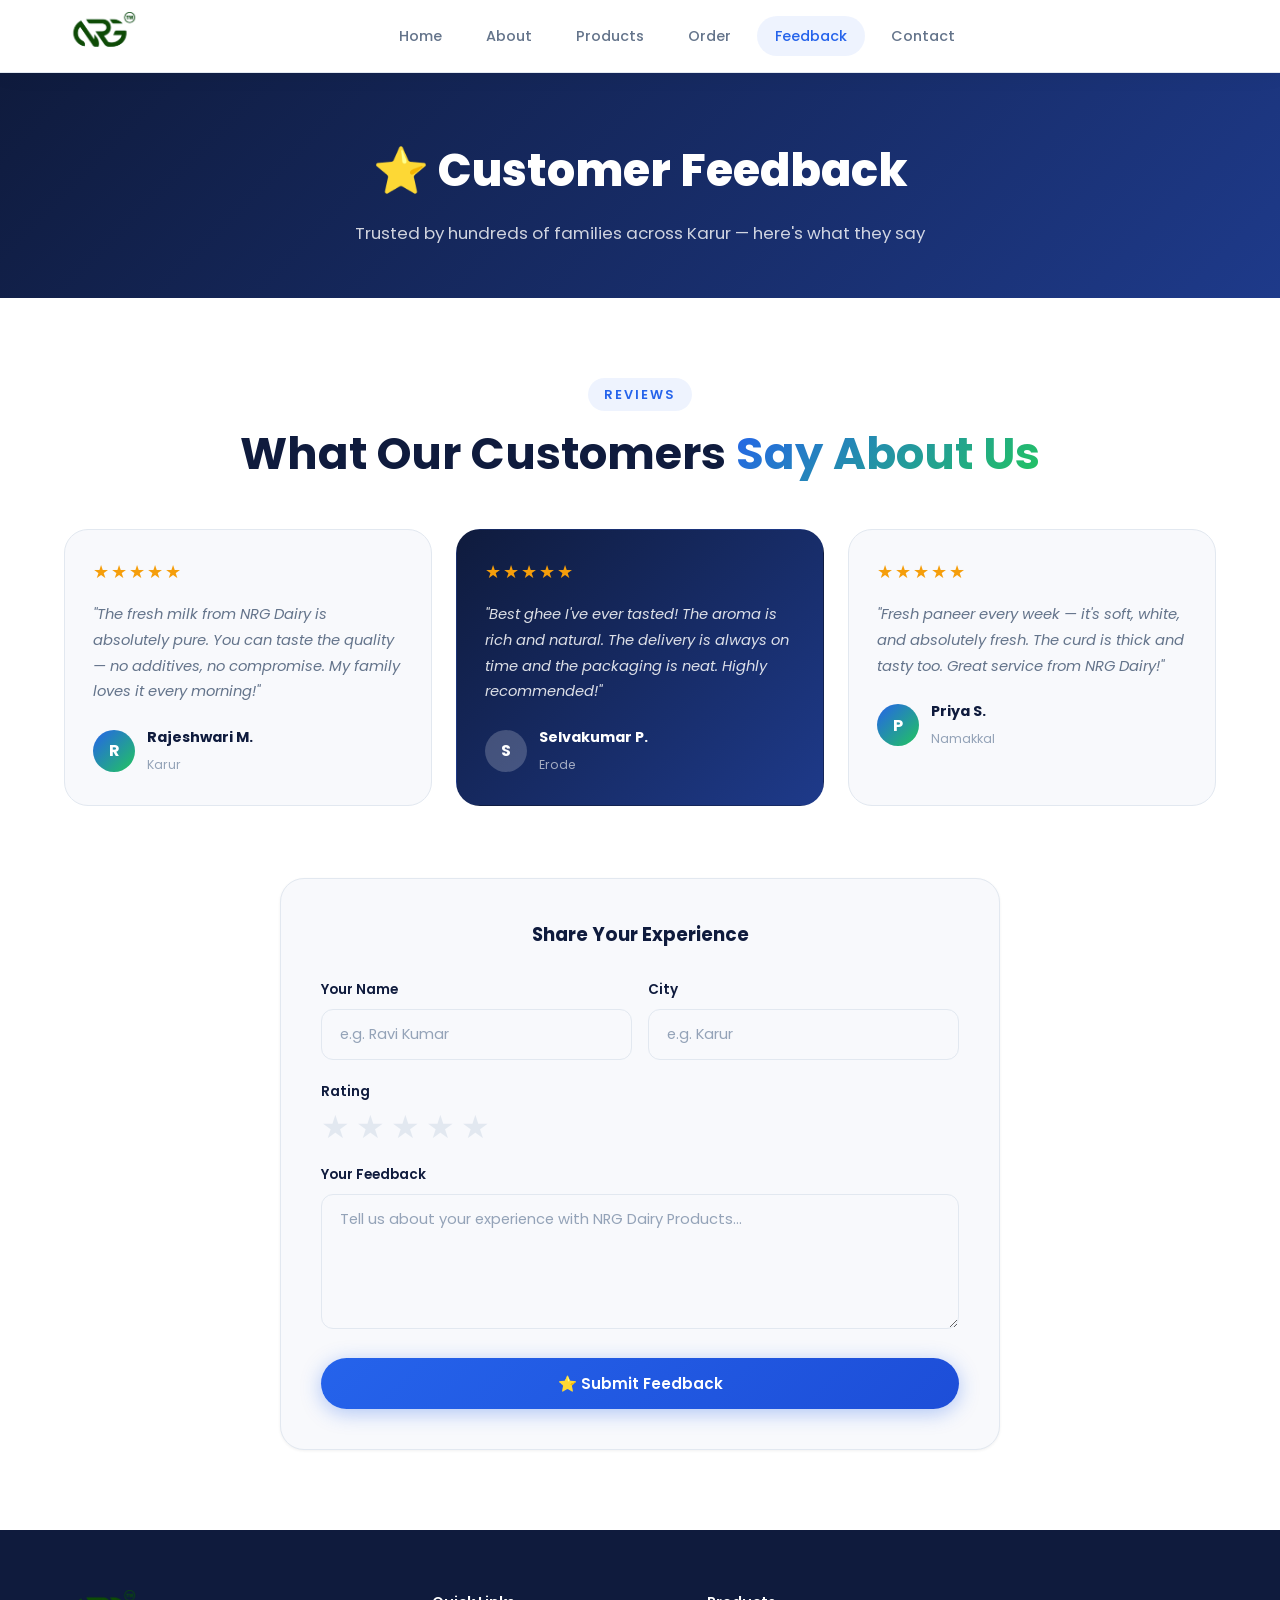
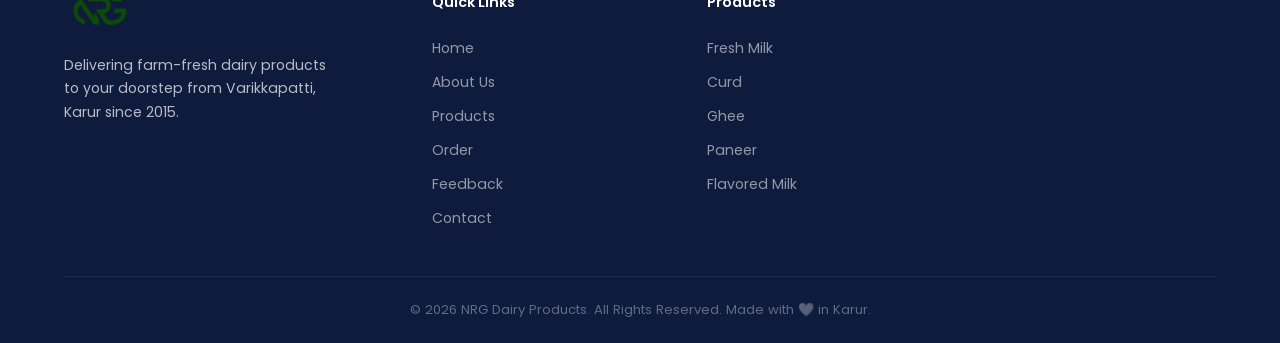
<file: feedback.html>
<!DOCTYPE html>
<html lang="en">

<head>
    <meta charset="UTF-8">
    <meta name="viewport" content="width=device-width, initial-scale=1.0">
    <title>Customer Feedback | NRG Dairy Products</title>
    <meta name="description"
        content="Read customer reviews and share your experience with NRG Dairy Products — Karur's most trusted dairy retailer.">
    <link rel="preconnect" href="https://fonts.googleapis.com">
    <link href="https://fonts.googleapis.com/css2?family=Poppins:wght@300;400;500;600;700;800&display=swap"
        rel="stylesheet">
    <link rel="stylesheet" href="css/style.css">
    <style>
        .page-hero {
            background: linear-gradient(135deg, var(--navy) 0%, #1e3a8a 100%);
            padding: 60px 0 50px;
            text-align: center;
            color: var(--white);
        }

        .page-hero h1 {
            font-size: clamp(1.8rem, 4vw, 2.8rem);
            font-weight: 800;
            margin-bottom: 10px;
        }

        .page-hero p {
            color: rgba(255, 255, 255, 0.8);
            font-size: 1.05rem;
        }

        .feedback-page-wrap {
            padding: 80px 0;
            background: var(--white);
        }
    </style>
</head>

<body>
    <!-- ════════════════ NAVBAR ════════════════ -->
    <header class="navbar" id="navbar">
        <div class="nav-container">
            <a href="index.html" class="nav-logo">
                <img src="image/logo2.png" alt="NRG Dairy Products" class="nav-logo-img">
            </a>
            <nav class="nav-menu" id="navMenu">
                <a href="index.html#home" class="nav-link">Home</a>
                <a href="index.html#about" class="nav-link">About</a>
                <a href="index.html#products" class="nav-link">Products</a>
                <a href="order.html" class="nav-link">Order</a>
                <a href="feedback.html" class="nav-link active">Feedback</a>
                <a href="index.html#contact" class="nav-link">Contact</a>
            </nav>
            <div class="nav-actions">
                <button class="hamburger" id="hamburger" aria-label="Toggle menu">
                    <span></span><span></span><span></span>
                </button>
            </div>
        </div>
    </header>

    <!-- Page Hero -->
    <div class="page-hero">
        <h1>⭐ Customer Feedback</h1>
        <p>Trusted by hundreds of families across Karur — here's what they say</p>
    </div>

    <!-- Feedback Section -->
    <div class="feedback-page-wrap">
        <div class="container">

            <!-- Testimonials -->
            <div class="section-header" style="margin-bottom: 48px;">
                <span class="section-tag">Reviews</span>
                <h2 class="section-title">What Our Customers <span class="highlight">Say About Us</span></h2>
            </div>
            <div class="testimonials-grid" style="margin-bottom: 72px;">
                <div class="testimonial-card">
                    <div class="testimonial-stars">★★★★★</div>
                    <p class="testimonial-text">"The fresh milk from NRG Dairy is absolutely pure. You can taste the
                        quality — no additives, no compromise. My family loves it every morning!"</p>
                    <div class="testimonial-author">
                        <div class="author-avatar">R</div>
                        <div>
                            <strong>Rajeshwari M.</strong>
                            <span>Karur</span>
                        </div>
                    </div>
                </div>
                <div class="testimonial-card featured">
                    <div class="testimonial-stars">★★★★★</div>
                    <p class="testimonial-text">"Best ghee I've ever tasted! The aroma is rich and natural. The delivery
                        is always on time and the packaging is neat. Highly recommended!"</p>
                    <div class="testimonial-author">
                        <div class="author-avatar">S</div>
                        <div>
                            <strong>Selvakumar P.</strong>
                            <span>Erode</span>
                        </div>
                    </div>
                </div>
                <div class="testimonial-card">
                    <div class="testimonial-stars">★★★★★</div>
                    <p class="testimonial-text">"Fresh paneer every week — it's soft, white, and absolutely fresh. The
                        curd is thick and tasty too. Great service from NRG Dairy!"</p>
                    <div class="testimonial-author">
                        <div class="author-avatar">P</div>
                        <div>
                            <strong>Priya S.</strong>
                            <span>Namakkal</span>
                        </div>
                    </div>
                </div>
            </div>

            <!-- Leave Feedback Form -->
            <div class="feedback-form-wrap">
                <h3 class="order-sub-title" style="text-align:center; margin-bottom: 28px;">Share Your Experience</h3>
                <form class="feedback-form" id="feedbackForm">
                    <div class="form-row">
                        <div class="form-group">
                            <label for="fbName">Your Name</label>
                            <input type="text" id="fbName" placeholder="e.g. Ravi Kumar" required>
                        </div>
                        <div class="form-group">
                            <label for="fbCity">City</label>
                            <input type="text" id="fbCity" placeholder="e.g. Karur">
                        </div>
                    </div>
                    <div class="form-group">
                        <label>Rating</label>
                        <div class="star-rating" id="starRating">
                            <span class="star" data-val="1">★</span>
                            <span class="star" data-val="2">★</span>
                            <span class="star" data-val="3">★</span>
                            <span class="star" data-val="4">★</span>
                            <span class="star" data-val="5">★</span>
                        </div>
                        <input type="hidden" id="fbRating" value="0">
                    </div>
                    <div class="form-group">
                        <label for="fbMessage">Your Feedback</label>
                        <textarea id="fbMessage" rows="5"
                            placeholder="Tell us about your experience with NRG Dairy Products…" required></textarea>
                    </div>
                    <button type="submit" class="btn btn-primary btn-full">
                        ⭐ Submit Feedback
                    </button>
                    <div class="form-success" id="feedbackSuccess">
                        <svg width="18" height="18" viewBox="0 0 24 24" fill="none" stroke="currentColor"
                            stroke-width="2.5">
                            <polyline points="20 6 9 17 4 12" />
                        </svg>
                        Thank you! Your feedback has been received.
                    </div>
                </form>
            </div>
        </div>
    </div>

    <!-- Footer -->
    <footer class="footer">
        <div class="container">
            <div class="footer-grid">
                <div class="footer-brand">
                    <a href="index.html" class="nav-logo">
                        <img src="image/logo2.png" alt="NRG Dairy Products" class="nav-logo-img">
                    </a>
                    <p>Delivering farm-fresh dairy products to your doorstep from Varikkapatti, Karur since 2015.</p>
                </div>
                <div class="footer-links">
                    <h4>Quick Links</h4>
                    <a href="index.html">Home</a>
                    <a href="index.html#about">About Us</a>
                    <a href="index.html#products">Products</a>
                    <a href="order.html">Order</a>
                    <a href="feedback.html">Feedback</a>
                    <a href="index.html#contact">Contact</a>
                </div>
                <div class="footer-links">
                    <h4>Products</h4>
                    <a href="index.html#products">Fresh Milk</a>
                    <a href="index.html#products">Curd</a>
                    <a href="index.html#products">Ghee</a>
                    <a href="index.html#products">Paneer</a>
                    <a href="index.html#products">Flavored Milk</a>
                </div>
            </div>
            <div class="footer-bottom">
                <p>&copy; 2026 NRG Dairy Products. All Rights Reserved. Made with 🤍 in Karur.</p>
            </div>
        </div>
    </footer>

    <script>
        // Navbar scroll + offset
        var navbar = document.getElementById('navbar');
        function setNavbarOffset() { document.body.style.paddingTop = navbar.offsetHeight + 'px'; }
        setNavbarOffset();
        window.addEventListener('resize', setNavbarOffset);
        window.addEventListener('scroll', function () {
            navbar.classList.toggle('scrolled', window.scrollY > 80);
        });

        // Star rating
        var stars = document.querySelectorAll('.star');
        var ratingInput = document.getElementById('fbRating');
        stars.forEach(function (star) {
            star.addEventListener('click', function () {
                var val = parseInt(this.getAttribute('data-val'));
                ratingInput.value = val;
                stars.forEach(function (s, i) {
                    s.classList.toggle('active', i < val);
                });
            });
            star.addEventListener('mouseenter', function () {
                var val = parseInt(this.getAttribute('data-val'));
                stars.forEach(function (s, i) { s.style.color = i < val ? '#f59e0b' : ''; });
            });
        });
        document.getElementById('starRating').addEventListener('mouseleave', function () {
            var val = parseInt(ratingInput.value);
            stars.forEach(function (s, i) { s.style.color = ''; s.classList.toggle('active', i < val); });
        });

        // Feedback form submit
        document.getElementById('feedbackForm').addEventListener('submit', function (e) {
            e.preventDefault();
            document.getElementById('feedbackSuccess').classList.add('show');
            this.reset();
            ratingInput.value = 0;
            stars.forEach(function (s) { s.classList.remove('active'); });
            setTimeout(function () {
                document.getElementById('feedbackSuccess').classList.remove('show');
            }, 6000);
        });

        // Hamburger
        var hamburger = document.getElementById('hamburger');
        var navMenu = document.getElementById('navMenu');
        hamburger.addEventListener('click', function () {
            hamburger.classList.toggle('active');
            navMenu.classList.toggle('open');
        });
    </script>
</body>

</html>
</file>
<file: css/style.css>
/* ═══════════════════════════════════════════
   NRG DAIRY PRODUCTS — Design System & Styles
   ═══════════════════════════════════════════ */

/* ── CSS Custom Properties ── */
:root {
    --navy: #0f1b3d;
    --azure: #2563eb;
    --azure-light: #3b82f6;
    --azure-dark: #1d4ed8;
    --white: #ffffff;
    --cream: #f8f9fc;
    --cream-dark: #f1f3f8;
    --green: #22c55e;
    --green-light: #4ade80;
    --green-dark: #16a34a;
    --text: #1e293b;
    --text-light: #64748b;
    --text-lighter: #94a3b8;
    --border: #e2e8f0;
    --shadow-sm: 0 1px 3px rgba(0, 0, 0, 0.06);
    --shadow-md: 0 4px 20px rgba(0, 0, 0, 0.08);
    --shadow-lg: 0 12px 40px rgba(0, 0, 0, 0.12);
    --shadow-xl: 0 20px 60px rgba(0, 0, 0, 0.15);
    --radius-sm: 8px;
    --radius-md: 12px;
    --radius-lg: 16px;
    --radius-xl: 24px;
    --radius-full: 9999px;
    --transition: 0.3s cubic-bezier(0.4, 0, 0.2, 1);
    --transition-slow: 0.5s cubic-bezier(0.4, 0, 0.2, 1);
    --font: 'Poppins', -apple-system, BlinkMacSystemFont, 'Segoe UI', sans-serif;
}

/* ── Reset & Base ── */
*,
*::before,
*::after {
    margin: 0;
    padding: 0;
    box-sizing: border-box;
}

html {
    scroll-behavior: smooth;
    -webkit-font-smoothing: antialiased;
    -moz-osx-font-smoothing: grayscale;
}

body {
    font-family: var(--font);
    color: var(--text);
    background: var(--white);
    line-height: 1.7;
    overflow-x: hidden;
}

img {
    max-width: 100%;
    height: auto;
    display: block;
}

a {
    text-decoration: none;
    color: inherit;
    transition: var(--transition);
}

.container {
    width: 100%;
    max-width: 1200px;
    margin: 0 auto;
    padding: 0 24px;
}

.section-tag {
    display: inline-block;
    font-size: 0.8rem;
    font-weight: 600;
    letter-spacing: 2px;
    text-transform: uppercase;
    color: var(--azure);
    background: rgba(37, 99, 235, 0.08);
    padding: 6px 16px;
    border-radius: var(--radius-full);
    margin-bottom: 16px;
}

.section-title {
    font-size: clamp(1.8rem, 4vw, 2.8rem);
    font-weight: 700;
    line-height: 1.2;
    color: var(--navy);
    margin-bottom: 16px;
}

.section-title .highlight {
    background: linear-gradient(135deg, var(--azure), var(--green));
    -webkit-background-clip: text;
    -webkit-text-fill-color: transparent;
    background-clip: text;
}

.section-desc {
    font-size: 1.05rem;
    color: var(--text-light);
    max-width: 560px;
    margin: 0 auto;
}

.section-header {
    text-align: center;
    margin-bottom: 56px;
}

/* ── Buttons ── */
.btn {
    display: inline-flex;
    align-items: center;
    gap: 10px;
    font-family: var(--font);
    font-size: 0.95rem;
    font-weight: 600;
    border: none;
    cursor: pointer;
    transition: var(--transition);
    border-radius: var(--radius-full);
    padding: 14px 32px;
    text-decoration: none;
}

.btn-primary {
    background: linear-gradient(135deg, var(--azure), var(--azure-dark));
    color: var(--white);
    box-shadow: 0 4px 20px rgba(37, 99, 235, 0.35);
}

.btn-primary:hover {
    transform: translateY(-2px) scale(1.04);
    box-shadow: 0 8px 30px rgba(37, 99, 235, 0.45);
}

.btn-primary:active {
    transform: translateY(0) scale(0.98);
}

.btn-full {
    width: 100%;
    justify-content: center;
}

/* ═══════════════════════════════════════════
   NAVIGATION
   ═══════════════════════════════════════════ */
.navbar {
    position: fixed;
    top: 0;
    left: 0;
    right: 0;
    z-index: 1000;
    padding: 12px 0;
    transition: var(--transition);
    background: rgba(255, 255, 255, 0.92);
    backdrop-filter: blur(20px);
    -webkit-backdrop-filter: blur(20px);
    border-bottom: 1px solid var(--border);
    box-shadow: 0 2px 20px rgba(0, 0, 0, 0.06);
}

.navbar.scrolled {
    background: rgba(255, 255, 255, 0.97);
    padding: 10px 0;
    box-shadow: 0 4px 24px rgba(0, 0, 0, 0.09);
}

.nav-container {
    max-width: 1200px;
    margin: 0 auto;
    padding: 0 24px;
    display: flex;
    align-items: center;
    justify-content: space-between;
}

.nav-logo {
    display: flex;
    align-items: center;
    gap: 10px;
    z-index: 1001;
}

.nav-logo-img {
    height: 48px;
    width: auto;
    display: block;
    object-fit: contain;
}

.logo-icon {
    font-size: 1.6rem;
    filter: drop-shadow(0 2px 4px rgba(0, 0, 0, 0.1));
}

.logo-text {
    display: flex;
    flex-direction: column;
    line-height: 1.1;
}

.logo-brand {
    font-size: 1.3rem;
    font-weight: 800;
    color: var(--navy);
    letter-spacing: -0.5px;
}



.nav-menu {
    display: flex;
    align-items: center;
    gap: 8px;
}

.nav-link {
    font-size: 0.9rem;
    font-weight: 500;
    padding: 8px 18px;
    border-radius: var(--radius-full);
    color: var(--text-light);
    position: relative;
    transition: var(--transition);
}

.nav-link:hover,
.nav-link.active {
    color: var(--azure);
    background: rgba(37, 99, 235, 0.08);
}

.nav-actions {
    display: flex;
    align-items: center;
    gap: 6px;
}

.nav-icon-btn {
    width: 40px;
    height: 40px;
    display: flex;
    align-items: center;
    justify-content: center;
    border: none;
    background: rgba(37, 99, 235, 0.06);
    border-radius: var(--radius-md);
    cursor: pointer;
    color: var(--text-light);
    transition: var(--transition);
}



.nav-icon-btn:hover {
    background: rgba(37, 99, 235, 0.12);
    color: var(--azure);
    transform: translateY(-1px);
}

/* Hamburger */
.hamburger {
    display: none;
    flex-direction: column;
    gap: 5px;
    width: 40px;
    height: 40px;
    align-items: center;
    justify-content: center;
    background: transparent;
    border: none;
    cursor: pointer;
    z-index: 1001;
    padding: 8px;
}

.hamburger span {
    display: block;
    width: 22px;
    height: 2.5px;
    background: var(--navy);
    border-radius: 2px;
    transition: var(--transition);
    transform-origin: center;
}



.hamburger.active span:nth-child(1) {
    transform: rotate(45deg) translate(5px, 5px);
}

.hamburger.active span:nth-child(2) {
    opacity: 0;
    transform: scaleX(0);
}

.hamburger.active span:nth-child(3) {
    transform: rotate(-45deg) translate(5px, -5px);
}

/* ═══════════════════════════════════════════
   HERO SECTION
   ═══════════════════════════════════════════ */
.hero {
    position: relative;
    min-height: calc(100vh - 76px);
    display: flex;
    align-items: center;
    justify-content: center;
    overflow: hidden;
}

/* ── Hero Slider ── */
.hero-slider {
    position: absolute;
    inset: 0;
    z-index: 0;
}

.hero-slide {
    position: absolute;
    inset: 0;
    opacity: 0;
    transition: opacity 1s ease-in-out;
    background: #f8f9fc;
    display: flex;
    align-items: center;
    justify-content: center;
}

.hero-slide.active {
    opacity: 1;
}

.hero-slide img {
    width: 100%;
    height: 100%;
    object-fit: cover;
    object-position: top center;
}

/* ── Slider Arrows ── */
.slider-arrow {
    position: absolute;
    top: 50%;
    transform: translateY(-50%);
    z-index: 5;
    width: 50px;
    height: 50px;
    border-radius: 50%;
    border: 2px solid rgba(255, 255, 255, 0.35);
    background: rgba(255, 255, 255, 0.1);
    backdrop-filter: blur(8px);
    -webkit-backdrop-filter: blur(8px);
    color: var(--white);
    display: flex;
    align-items: center;
    justify-content: center;
    cursor: pointer;
    transition: var(--transition);
}

.slider-arrow:hover {
    background: rgba(255, 255, 255, 0.25);
    border-color: rgba(255, 255, 255, 0.7);
    transform: translateY(-50%) scale(1.08);
}

.slider-prev {
    left: 28px;
}

.slider-next {
    right: 28px;
}

/* ── Slider Dots ── */
.slider-dots {
    position: absolute;
    bottom: 80px;
    left: 50%;
    transform: translateX(-50%);
    z-index: 5;
    display: flex;
    gap: 10px;
}

.slider-dot {
    width: 10px;
    height: 10px;
    border-radius: 50%;
    border: 2px solid rgba(15, 27, 61, 0.35);
    background: transparent;
    cursor: pointer;
    transition: var(--transition);
    padding: 0;
}

.slider-dot.active {
    background: var(--azure);
    border-color: var(--azure);
    transform: scale(1.3);
}

.slider-dot:hover {
    border-color: var(--azure);
    background: rgba(37, 99, 235, 0.3);
}

.hero-overlay {
    display: none;
}

.hero-content {
    position: relative;
    z-index: 2;
    text-align: center;
    padding: 0 24px;
    max-width: 750px;
}

.hero-badge {
    display: inline-block;
    font-size: 0.85rem;
    font-weight: 500;
    color: rgba(255, 255, 255, 0.9);
    background: rgba(255, 255, 255, 0.12);
    backdrop-filter: blur(10px);
    padding: 8px 20px;
    border-radius: var(--radius-full);
    border: 1px solid rgba(255, 255, 255, 0.15);
    margin-bottom: 24px;
    letter-spacing: 0.5px;
}

.hero-title {
    font-size: clamp(2.5rem, 7vw, 4.5rem);
    font-weight: 800;
    color: var(--white);
    line-height: 1.1;
    margin-bottom: 20px;
    letter-spacing: -1px;
}

.hero-title .highlight {
    background: linear-gradient(135deg, #60a5fa, var(--green-light));
    -webkit-background-clip: text;
    -webkit-text-fill-color: transparent;
    background-clip: text;
}

.hero-subtitle {
    font-size: clamp(1rem, 2vw, 1.2rem);
    color: rgba(255, 255, 255, 0.8);
    margin-bottom: 36px;
    font-weight: 300;
    line-height: 1.6;
}

.hero-subtitle strong {
    color: var(--white);
    font-weight: 600;
}

/* Scroll Indicator */
.hero-scroll-indicator {
    position: absolute;
    bottom: 32px;
    left: 50%;
    transform: translateX(-50%);
    z-index: 2;
    display: flex;
    flex-direction: column;
    align-items: center;
    gap: 8px;
    color: rgba(255, 255, 255, 0.5);
    font-size: 0.75rem;
    letter-spacing: 1px;
    text-transform: uppercase;
    animation: scrollBounce 2s ease-in-out infinite;
}

.scroll-mouse {
    width: 24px;
    height: 38px;
    border: 2px solid rgba(255, 255, 255, 0.35);
    border-radius: 12px;
    position: relative;
}

.scroll-dot {
    width: 4px;
    height: 8px;
    background: rgba(255, 255, 255, 0.7);
    border-radius: 2px;
    position: absolute;
    top: 6px;
    left: 50%;
    transform: translateX(-50%);
    animation: scrollDot 2s ease-in-out infinite;
}

@keyframes scrollDot {

    0%,
    100% {
        opacity: 1;
        top: 6px;
    }

    50% {
        opacity: 0.3;
        top: 18px;
    }
}

@keyframes scrollBounce {

    0%,
    100% {
        transform: translateX(-50%) translateY(0);
    }

    50% {
        transform: translateX(-50%) translateY(8px);
    }
}

/* ═══════════════════════════════════════════
   ABOUT SECTION
   ═══════════════════════════════════════════ */
.about {
    padding: 100px 0;
    background: var(--cream);
}

.about-grid {
    display: grid;
    grid-template-columns: 1fr 1.15fr;
    gap: 60px;
    align-items: center;
}

.about-image {
    position: relative;
    border-radius: var(--radius-xl);
    overflow: hidden;
    box-shadow: var(--shadow-lg);
}

.about-image img {
    width: 100%;
    height: 420px;
    object-fit: cover;
    transition: var(--transition-slow);
}

.about-image:hover img {
    transform: scale(1.04);
}

.about-image-badge {
    position: absolute;
    bottom: 20px;
    right: 20px;
    background: rgba(255, 255, 255, 0.9);
    backdrop-filter: blur(10px);
    padding: 16px 22px;
    border-radius: var(--radius-lg);
    text-align: center;
    box-shadow: var(--shadow-md);
}

.badge-number {
    display: block;
    font-size: 1.6rem;
    font-weight: 800;
    color: var(--azure);
    line-height: 1;
}

.badge-text {
    font-size: 0.72rem;
    color: var(--text-light);
    font-weight: 500;
    text-transform: uppercase;
    letter-spacing: 0.5px;
}

.about-text {
    font-size: 1.02rem;
    color: var(--text-light);
    line-height: 1.8;
    margin-bottom: 36px;
}

.values-grid {
    display: grid;
    grid-template-columns: repeat(3, 1fr);
    gap: 16px;
}

.value-card {
    background: var(--white);
    padding: 24px 18px;
    border-radius: var(--radius-lg);
    text-align: center;
    transition: var(--transition);
    border: 1px solid var(--border);
}

.value-card:hover {
    transform: translateY(-4px);
    box-shadow: var(--shadow-md);
    border-color: rgba(37, 99, 235, 0.15);
}

.value-icon {
    width: 52px;
    height: 52px;
    display: flex;
    align-items: center;
    justify-content: center;
    margin: 0 auto 14px;
    background: linear-gradient(135deg, rgba(37, 99, 235, 0.08), rgba(34, 197, 94, 0.08));
    border-radius: var(--radius-md);
    color: var(--azure);
}

.value-card h3 {
    font-size: 0.9rem;
    font-weight: 600;
    margin-bottom: 6px;
    color: var(--navy);
}

.value-card p {
    font-size: 0.78rem;
    color: var(--text-light);
    line-height: 1.5;
}

/* ═══════════════════════════════════════════
   PRODUCTS SECTION
   ═══════════════════════════════════════════ */
.products {
    padding: 100px 0;
    background: var(--white);
}

.products-grid {
    display: grid;
    grid-template-columns: repeat(3, 1fr);
    gap: 28px;
}

.product-card {
    position: relative;
    border-radius: var(--radius-xl);
    overflow: hidden;
    background: var(--white);
    border: 1px solid var(--border);
    transition: var(--transition);
    cursor: pointer;
}

.product-card:hover {
    transform: translateY(-8px);
    box-shadow: var(--shadow-xl);
    border-color: transparent;
}

.product-image {
    position: relative;
    height: 240px;
    overflow: hidden;
}

.product-image img {
    width: 100%;
    height: 100%;
    object-fit: cover;
    transition: var(--transition-slow);
}

.product-card:hover .product-image img {
    transform: scale(1.1);
}

.product-badge {
    position: absolute;
    top: 14px;
    left: 14px;
    font-size: 0.72rem;
    font-weight: 600;
    padding: 4px 12px;
    border-radius: var(--radius-full);
    background: var(--azure);
    color: var(--white);
    letter-spacing: 0.5px;
    text-transform: uppercase;
    z-index: 2;
}

.product-badge.new {
    background: var(--green);
}

.product-badge.popular {
    background: linear-gradient(135deg, #f59e0b, #ef4444);
}

.product-info {
    padding: 22px 24px 24px;
}

.product-info h3 {
    font-size: 1.15rem;
    font-weight: 700;
    color: var(--navy);
    margin-bottom: 8px;
}

.product-info p {
    font-size: 0.88rem;
    color: var(--text-light);
    line-height: 1.6;
}

/* Product Hover Overlay */
.product-overlay {
    position: absolute;
    bottom: 0;
    left: 0;
    right: 0;
    background: linear-gradient(to top, var(--navy) 60%, transparent);
    padding: 80px 24px 24px;
    transform: translateY(100%);
    transition: var(--transition);
    display: flex;
    flex-direction: column;
    justify-content: flex-end;
}

.product-card:hover .product-overlay {
    transform: translateY(0);
}

.product-overlay p {
    font-size: 0.88rem;
    color: rgba(255, 255, 255, 0.85);
    line-height: 1.6;
    margin-bottom: 12px;
}

.product-cta {
    font-size: 0.85rem;
    font-weight: 600;
    color: var(--green-light);
    letter-spacing: 0.5px;
}

/* ═══════════════════════════════════════════
   CONTACT SECTION
   ═══════════════════════════════════════════ */
.contact {
    padding: 100px 0;
    background: var(--cream);
}

.contact-grid {
    display: grid;
    grid-template-columns: 1.2fr 1fr;
    gap: 48px;
    align-items: start;
}

.contact-form-wrap {
    background: var(--white);
    padding: 40px;
    border-radius: var(--radius-xl);
    box-shadow: var(--shadow-md);
    border: 1px solid var(--border);
}

.form-group {
    margin-bottom: 20px;
}

.form-group label {
    display: block;
    font-size: 0.85rem;
    font-weight: 600;
    color: var(--navy);
    margin-bottom: 8px;
}

.form-group input,
.form-group textarea {
    width: 100%;
    padding: 14px 18px;
    font-family: var(--font);
    font-size: 0.92rem;
    color: var(--text);
    border: 1.5px solid var(--border);
    border-radius: var(--radius-md);
    background: var(--cream);
    transition: var(--transition);
    outline: none;
    resize: vertical;
}

.form-group input:focus,
.form-group textarea:focus {
    border-color: var(--azure);
    background: var(--white);
    box-shadow: 0 0 0 4px rgba(37, 99, 235, 0.08);
}

.form-group input::placeholder,
.form-group textarea::placeholder {
    color: var(--text-lighter);
}

.form-row {
    display: grid;
    grid-template-columns: 1fr 1fr;
    gap: 16px;
}

.form-success {
    display: none;
    align-items: center;
    gap: 10px;
    margin-top: 16px;
    padding: 14px 18px;
    background: rgba(34, 197, 94, 0.08);
    border-radius: var(--radius-md);
    color: var(--green-dark);
    font-size: 0.9rem;
    font-weight: 500;
    animation: fadeInUp 0.4s ease;
}

.form-success.show {
    display: flex;
}

.contact-info {
    display: flex;
    flex-direction: column;
    gap: 16px;
}

.info-card {
    display: flex;
    align-items: center;
    gap: 16px;
    padding: 20px 22px;
    background: var(--white);
    border-radius: var(--radius-lg);
    border: 1px solid var(--border);
    transition: var(--transition);
}

.info-card:hover {
    border-color: rgba(37, 99, 235, 0.15);
    box-shadow: var(--shadow-sm);
}

.info-icon {
    width: 48px;
    height: 48px;
    flex-shrink: 0;
    display: flex;
    align-items: center;
    justify-content: center;
    background: linear-gradient(135deg, rgba(37, 99, 235, 0.08), rgba(34, 197, 94, 0.08));
    border-radius: var(--radius-md);
    color: var(--azure);
}

.info-card h4 {
    font-size: 0.9rem;
    font-weight: 600;
    color: var(--navy);
    margin-bottom: 2px;
}

.info-card p {
    font-size: 0.85rem;
    color: var(--text-light);
    line-height: 1.5;
}

.map-container {
    margin-top: 4px;
    border-radius: var(--radius-xl);
    overflow: hidden;
    border: 1px solid var(--border);
    box-shadow: var(--shadow-sm);
}

/* ═══════════════════════════════════════════
   FOOTER
   ═══════════════════════════════════════════ */
.footer {
    background: var(--navy);
    color: rgba(255, 255, 255, 0.7);
    padding: 60px 0 0;
}

.footer-grid {
    display: grid;
    grid-template-columns: 1.4fr 1fr 1fr 1fr;
    gap: 40px;
    padding-bottom: 40px;
    border-bottom: 1px solid rgba(255, 255, 255, 0.08);
}

.footer-brand p {
    font-size: 0.88rem;
    margin-top: 16px;
    line-height: 1.7;
    max-width: 280px;
}

.footer-brand .logo-brand {
    color: var(--white);
}

.footer-brand .logo-sub {
    color: rgba(255, 255, 255, 0.5);
}

.footer-links h4,
.footer-social h4 {
    font-size: 0.9rem;
    font-weight: 600;
    color: var(--white);
    margin-bottom: 18px;
}

.footer-links a {
    display: block;
    font-size: 0.88rem;
    color: rgba(255, 255, 255, 0.55);
    padding: 5px 0;
    transition: var(--transition);
}

.footer-links a:hover {
    color: var(--white);
    padding-left: 6px;
}

.social-icons {
    display: flex;
    gap: 10px;
}

.social-icon {
    width: 42px;
    height: 42px;
    display: flex;
    align-items: center;
    justify-content: center;
    background: rgba(255, 255, 255, 0.06);
    border-radius: var(--radius-md);
    color: rgba(255, 255, 255, 0.6);
    transition: var(--transition);
}

.social-icon:hover {
    background: var(--azure);
    color: var(--white);
    transform: translateY(-3px);
}

.footer-bottom {
    text-align: center;
    padding: 22px 0;
    font-size: 0.82rem;
    color: rgba(255, 255, 255, 0.35);
}

/* ═══════════════════════════════════════════
   SCROLL REVEAL ANIMATION
   ═══════════════════════════════════════════ */
.reveal {
    opacity: 0;
    transform: translateY(32px);
    transition: opacity 0.7s cubic-bezier(0.4, 0, 0.2, 1),
        transform 0.7s cubic-bezier(0.4, 0, 0.2, 1);
}

.reveal.active {
    opacity: 1;
    transform: translateY(0);
}

/* Stagger children */
.reveal:nth-child(2) {
    transition-delay: 0.1s;
}

.reveal:nth-child(3) {
    transition-delay: 0.2s;
}

.reveal:nth-child(4) {
    transition-delay: 0.3s;
}

.reveal:nth-child(5) {
    transition-delay: 0.35s;
}

@keyframes fadeInUp {
    from {
        opacity: 0;
        transform: translateY(16px);
    }

    to {
        opacity: 1;
        transform: translateY(0);
    }
}

/* ═══════════════════════════════════════════
   RESPONSIVE — TABLET (≤ 1024px)
   ═══════════════════════════════════════════ */
@media (max-width: 1024px) {
    .about-grid {
        grid-template-columns: 1fr;
        gap: 40px;
    }

    .about-image img {
        height: 320px;
    }

    .products-grid {
        grid-template-columns: repeat(2, 1fr);
        gap: 20px;
    }

    .contact-grid {
        grid-template-columns: 1fr;
    }

    .footer-grid {
        grid-template-columns: 1fr 1fr;
        gap: 32px;
    }
}

/* ═══════════════════════════════════════════
   RESPONSIVE — TABLET PORTRAIT (≤ 768px)
   ═══════════════════════════════════════════ */
@media (max-width: 768px) {
    .hamburger {
        display: flex;
    }

    .nav-menu {
        position: fixed;
        top: 0;
        right: -100%;
        width: 280px;
        height: 100vh;
        background: var(--white);
        flex-direction: column;
        justify-content: center;
        gap: 4px;
        padding: 80px 32px;
        box-shadow: -10px 0 40px rgba(0, 0, 0, 0.12);
        transition: right 0.4s cubic-bezier(0.4, 0, 0.2, 1);
        z-index: 1000;
    }

    .nav-menu.open {
        right: 0;
    }

    .nav-menu .nav-link {
        font-size: 1.05rem;
        color: var(--text) !important;
        padding: 14px 20px;
        border-radius: var(--radius-md);
        width: 100%;
    }

    .nav-menu .nav-link:hover,
    .nav-menu .nav-link.active {
        background: rgba(37, 99, 235, 0.06) !important;
        color: var(--azure) !important;
    }

    .nav-icon-btn {
        display: none;
    }

    .hero-title {
        font-size: clamp(2rem, 8vw, 3rem);
    }

    .values-grid {
        grid-template-columns: 1fr;
        gap: 12px;
    }

    .value-card {
        display: flex;
        align-items: center;
        text-align: left;
        gap: 16px;
        padding: 18px 20px;
    }

    .value-icon {
        margin: 0;
        flex-shrink: 0;
    }

    .contact-form-wrap {
        padding: 28px 24px;
    }

    .form-row {
        grid-template-columns: 1fr;
    }

    .footer-grid {
        grid-template-columns: 1fr;
        gap: 28px;
    }

    .hero-scroll-indicator {
        display: none;
    }
}

/* ═══════════════════════════════════════════
   RESPONSIVE — MOBILE (≤ 480px)
   ═══════════════════════════════════════════ */
@media (max-width: 480px) {
    .products-grid {
        grid-template-columns: 1fr;
    }

    .product-image {
        height: 200px;
    }

    .hero-badge {
        font-size: 0.75rem;
        padding: 6px 14px;
    }

    .section-title {
        font-size: 1.6rem;
    }

    .about-image img {
        height: 240px;
    }
}

/* ── Mobile nav overlay ── */
.nav-overlay {
    position: fixed;
    inset: 0;
    background: rgba(0, 0, 0, 0.4);
    z-index: 999;
    opacity: 0;
    pointer-events: none;
    transition: var(--transition);
}

.nav-overlay.show {
    opacity: 1;
    pointer-events: all;
}

/* ═══════════════════════════════════════════
   ORDER SECTION
   ═══════════════════════════════════════════ */
.order-section {
    padding: 100px 0;
    background: var(--cream);
}

.order-grid {
    display: grid;
    grid-template-columns: 1fr 1.4fr;
    gap: 40px;
    align-items: start;
}

.order-sub-title {
    font-size: 1.15rem;
    font-weight: 700;
    color: var(--navy);
    margin-bottom: 20px;
}

.order-product-list {
    display: flex;
    flex-direction: column;
    gap: 10px;
}

.order-product-item {
    display: flex;
    align-items: center;
    gap: 12px;
    background: var(--white);
    border: 1.5px solid var(--border);
    border-radius: var(--radius-md);
    padding: 14px 16px;
    cursor: pointer;
    transition: var(--transition);
}

.order-product-item:hover {
    border-color: var(--azure);
    background: rgba(37, 99, 235, 0.03);
}

.order-product-item input[type="checkbox"] {
    width: 18px;
    height: 18px;
    accent-color: var(--azure);
    cursor: pointer;
    flex-shrink: 0;
}

.order-product-item:has(input:checked) {
    border-color: var(--azure);
    background: rgba(37, 99, 235, 0.06);
}

.order-product-icon {
    font-size: 1.4rem;
}

.order-product-name {
    flex: 1;
    font-size: 0.95rem;
    font-weight: 600;
    color: var(--navy);
}

.order-product-price {
    font-size: 0.82rem;
    font-weight: 600;
    color: var(--azure);
    background: rgba(37, 99, 235, 0.08);
    padding: 3px 10px;
    border-radius: var(--radius-full);
}

.order-form {
    background: var(--white);
    padding: 36px;
    border-radius: var(--radius-xl);
    box-shadow: var(--shadow-md);
    border: 1px solid var(--border);
}

.order-form select {
    width: 100%;
    padding: 14px 18px;
    font-family: var(--font);
    font-size: 0.92rem;
    color: var(--text);
    border: 1.5px solid var(--border);
    border-radius: var(--radius-md);
    background: var(--cream);
    transition: var(--transition);
    outline: none;
    cursor: pointer;
}

.order-form select:focus {
    border-color: var(--azure);
    background: var(--white);
    box-shadow: 0 0 0 4px rgba(37, 99, 235, 0.08);
}

/* ═══════════════════════════════════════════
   CUSTOMER FEEDBACK SECTION
   ═══════════════════════════════════════════ */
.feedback-section {
    padding: 100px 0;
    background: var(--white);
}

.testimonials-grid {
    display: grid;
    grid-template-columns: repeat(3, 1fr);
    gap: 24px;
    margin-bottom: 60px;
}

.testimonial-card {
    background: var(--cream);
    border: 1px solid var(--border);
    border-radius: var(--radius-xl);
    padding: 28px;
    transition: var(--transition);
}

.testimonial-card:hover {
    transform: translateY(-4px);
    box-shadow: var(--shadow-lg);
    border-color: rgba(37, 99, 235, 0.15);
}

.testimonial-card.featured {
    background: linear-gradient(135deg, var(--navy), #1e3a8a);
    border-color: transparent;
}

.testimonial-stars {
    font-size: 1.1rem;
    color: #f59e0b;
    margin-bottom: 14px;
    letter-spacing: 2px;
}

.testimonial-text {
    font-size: 0.92rem;
    line-height: 1.75;
    color: var(--text-light);
    margin-bottom: 20px;
    font-style: italic;
}

.testimonial-card.featured .testimonial-text {
    color: rgba(255, 255, 255, 0.85);
}

.testimonial-author {
    display: flex;
    align-items: center;
    gap: 12px;
}

.author-avatar {
    width: 42px;
    height: 42px;
    border-radius: 50%;
    background: linear-gradient(135deg, var(--azure), var(--green));
    color: var(--white);
    display: flex;
    align-items: center;
    justify-content: center;
    font-weight: 700;
    font-size: 1rem;
    flex-shrink: 0;
}

.testimonial-card.featured .author-avatar {
    background: rgba(255, 255, 255, 0.2);
}

.testimonial-author strong {
    display: block;
    font-size: 0.9rem;
    color: var(--navy);
}

.testimonial-card.featured .testimonial-author strong {
    color: var(--white);
}

.testimonial-author span {
    font-size: 0.78rem;
    color: var(--text-lighter);
}

.testimonial-card.featured .testimonial-author span {
    color: rgba(255, 255, 255, 0.6);
}

.feedback-form-wrap {
    max-width: 720px;
    margin: 0 auto;
    background: var(--cream);
    border: 1px solid var(--border);
    padding: 40px;
    border-radius: var(--radius-xl);
    box-shadow: var(--shadow-sm);
}

.star-rating {
    display: flex;
    gap: 6px;
    margin-top: 6px;
}

.star {
    font-size: 2rem;
    color: var(--border);
    cursor: pointer;
    transition: color 0.2s, transform 0.2s;
    line-height: 1;
}

.star:hover,
.star.active {
    color: #f59e0b;
    transform: scale(1.2);
}

@media (max-width: 900px) {
    .order-grid {
        grid-template-columns: 1fr;
    }

    .testimonials-grid {
        grid-template-columns: 1fr;
        max-width: 520px;
        margin-left: auto;
        margin-right: auto;
    }

    .feedback-form-wrap {
        padding: 28px 20px;
    }
}
</file>
